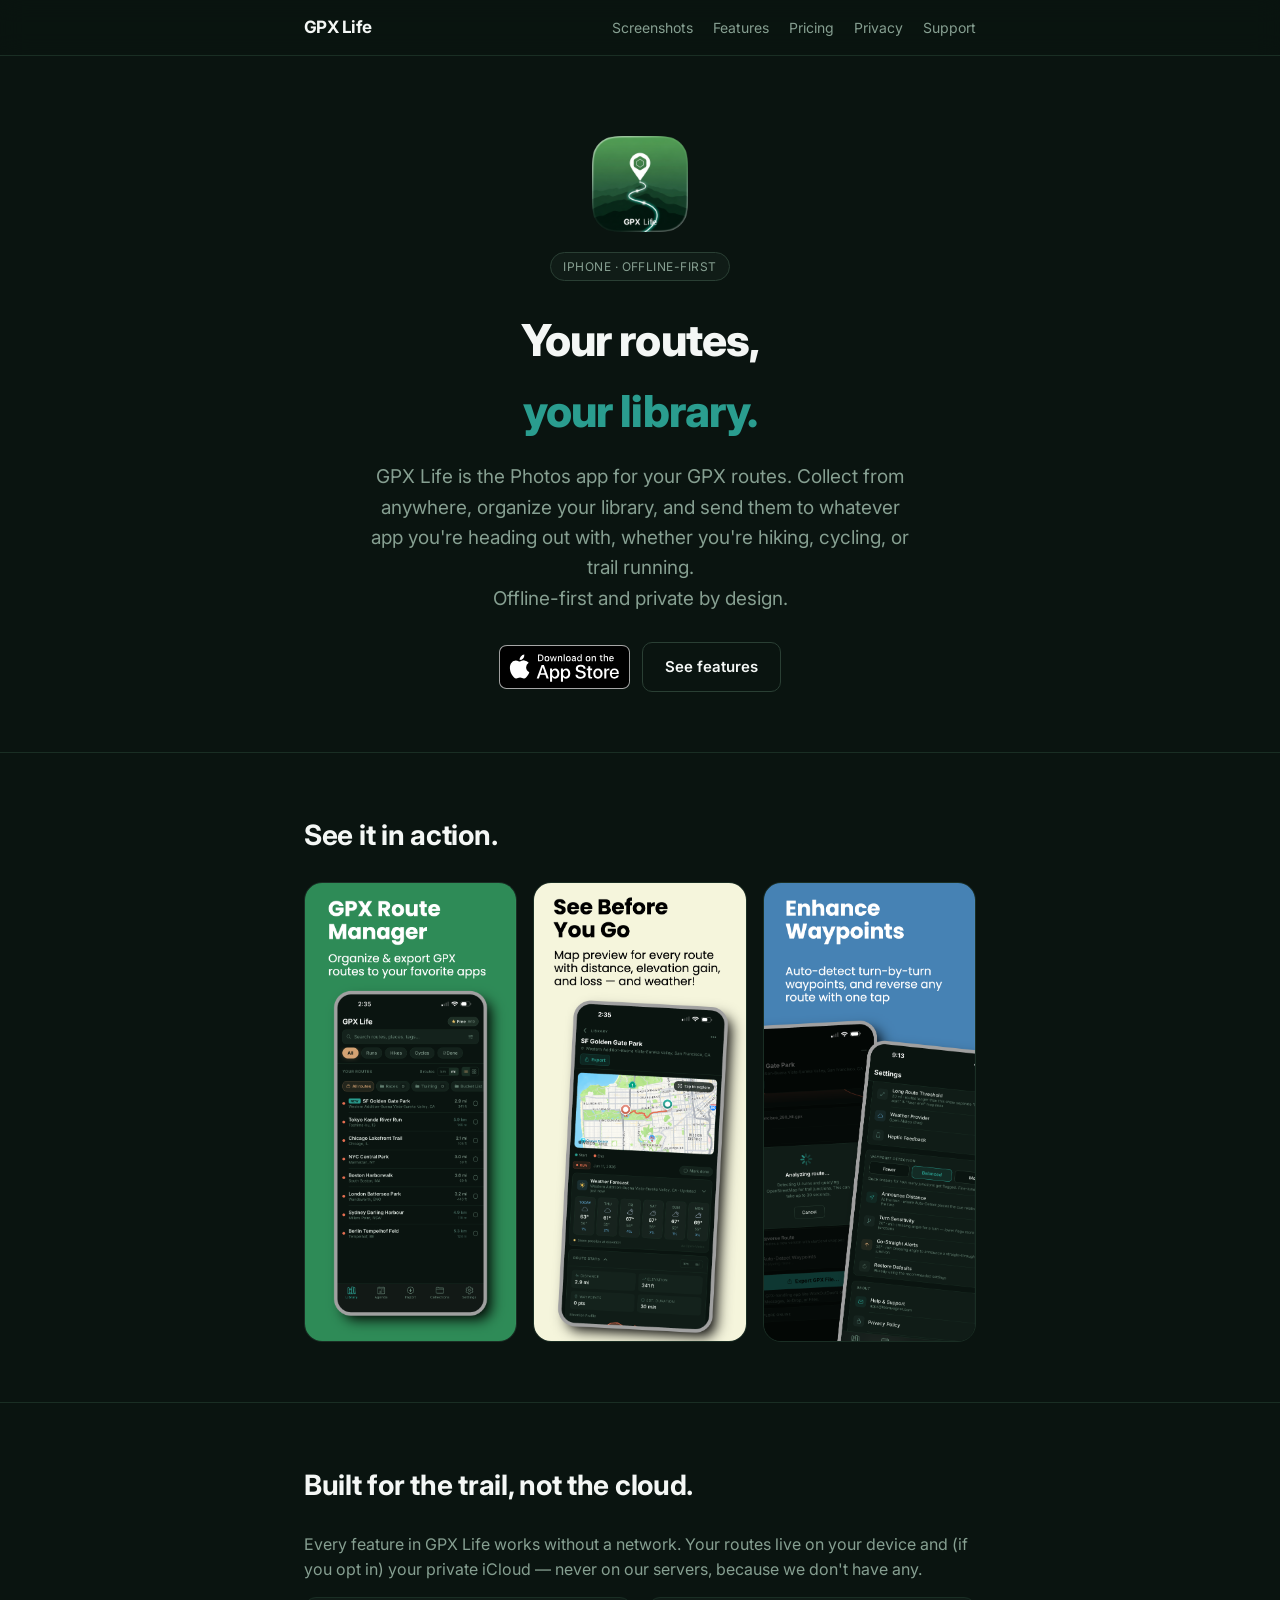
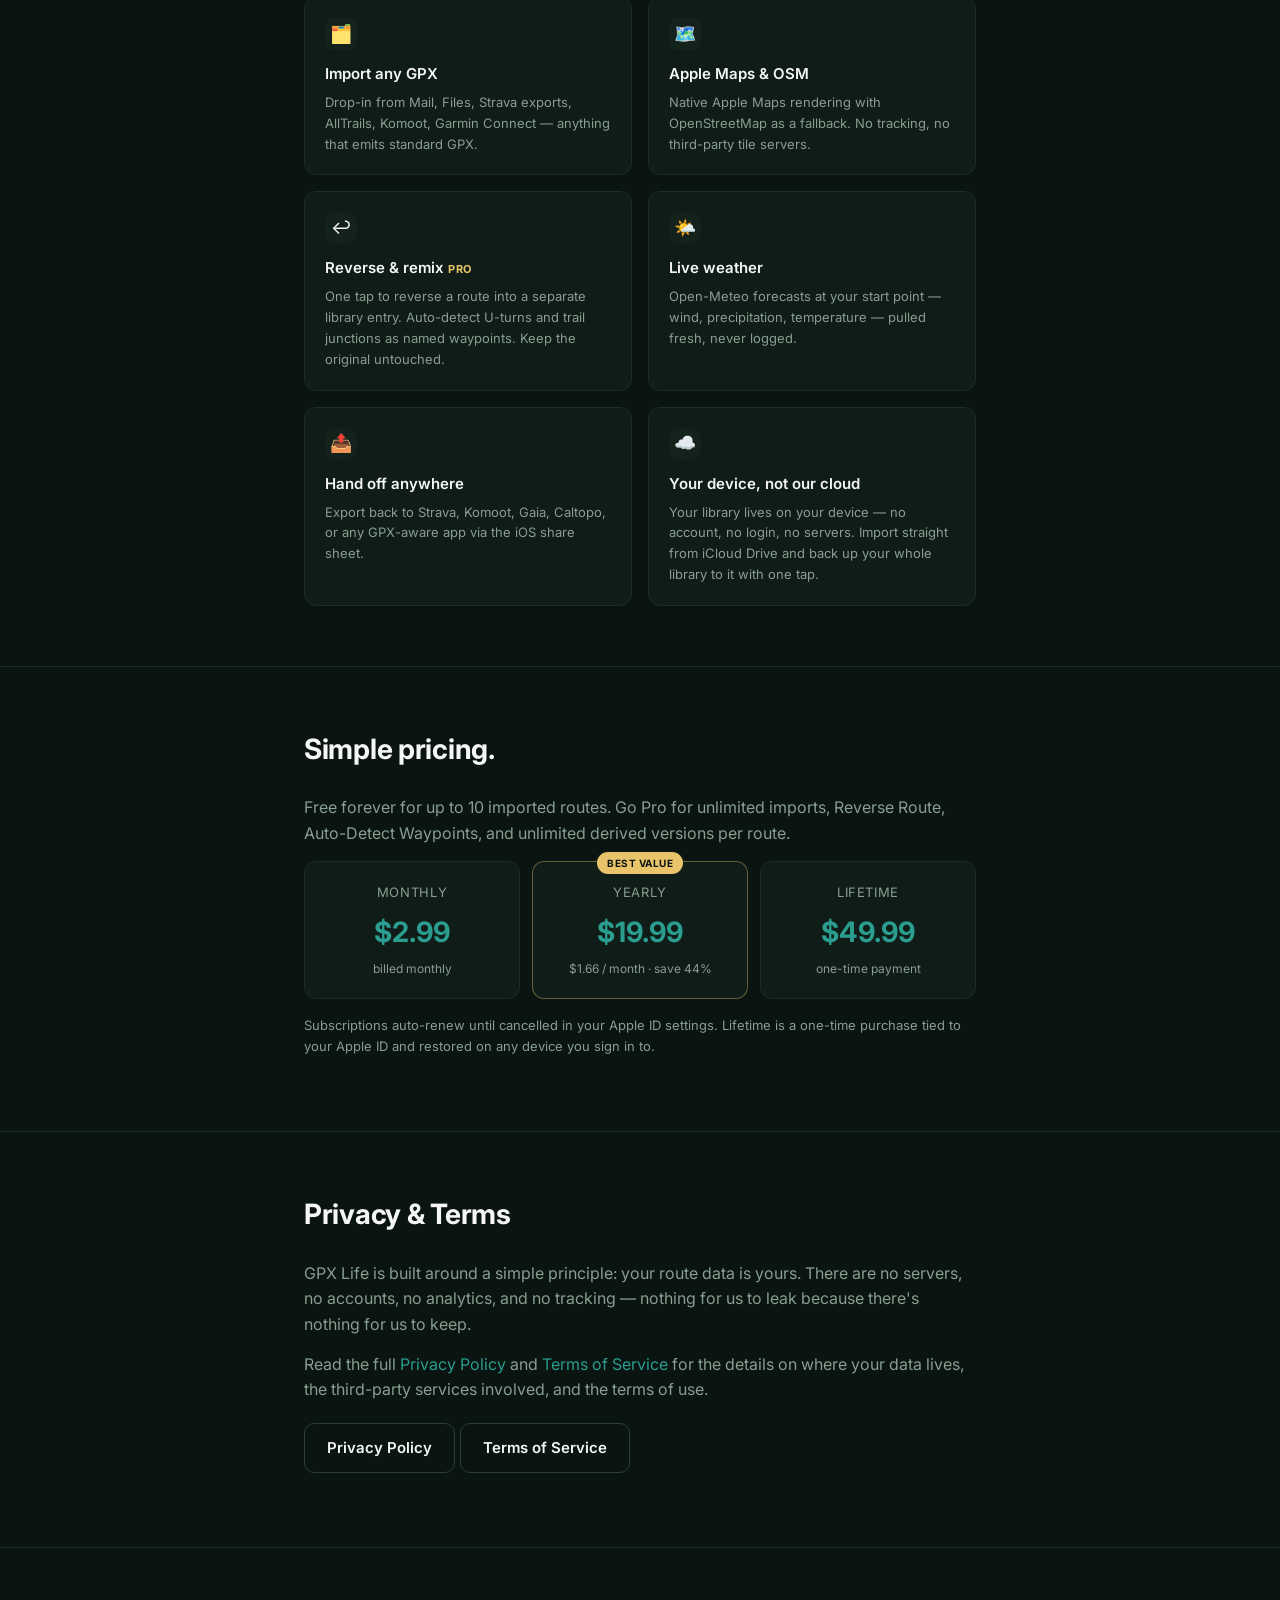
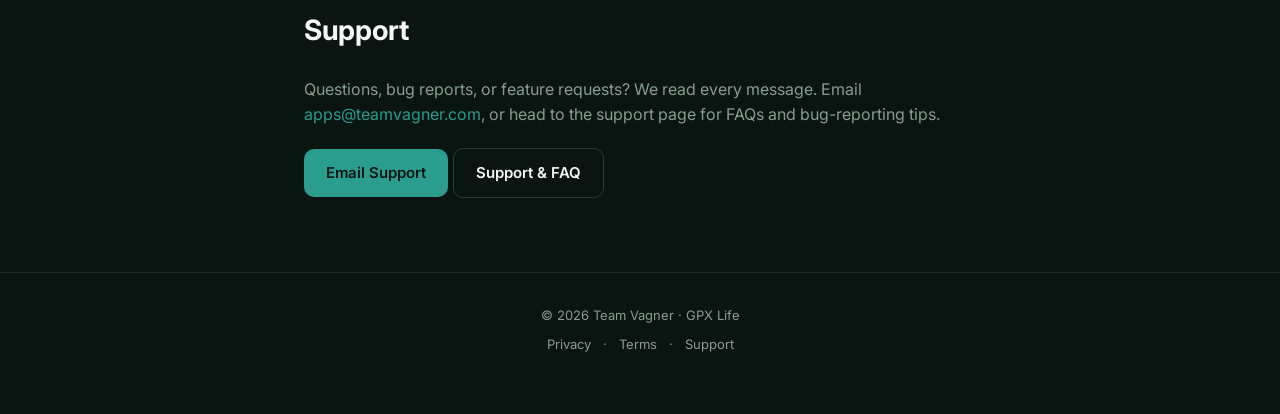
<file: index.html>
<!DOCTYPE html>
<html lang="en">
<head>
  <meta charset="UTF-8" />
  <meta name="viewport" content="width=device-width, initial-scale=1.0" />
  <title>GPX Life — Your routes, your library</title>
  <meta name="description" content="GPX Life is the Photos app for your GPX routes. Collect from anywhere, organize your library, and send them to whatever app you're heading out with, whether you're hiking, cycling, or trail running. Offline-first and private by design." />
  <link rel="canonical" href="https://teamv02.com/gpxlife/" />

  <!-- Open Graph -->
  <meta property="og:type" content="website" />
  <meta property="og:url" content="https://teamv02.com/gpxlife/" />
  <meta property="og:title" content="GPX Life — Your routes, your library" />
  <meta property="og:description" content="The Photos app for your GPX routes. Collect, organize, and send them to any app — offline-first and private by design." />
  <meta property="og:image" content="https://teamv02.com/gpxlife/app-icon.png" />
  <meta property="og:image:width" content="512" />
  <meta property="og:image:height" content="512" />
  <meta property="og:image:alt" content="GPX Life app icon" />

  <!-- Twitter / X -->
  <meta name="twitter:card" content="summary" />
  <meta name="twitter:site" content="@teamv02_com" />
  <meta name="twitter:title" content="GPX Life — Your routes, your library" />
  <meta name="twitter:description" content="The Photos app for your GPX routes. Collect, organize, and send them to any app — offline-first and private by design." />
  <meta name="twitter:image" content="https://teamv02.com/gpxlife/app-icon.png" />

  <!-- iOS Smart App Banner -->
  <meta name="apple-itunes-app" content="app-id=6765971756" />

  <!-- Structured data -->
  <script type="application/ld+json">
  {
    "@context": "https://schema.org",
    "@type": "SoftwareApplication",
    "name": "GPX Life",
    "operatingSystem": "iOS",
    "applicationCategory": "SportsApplication",
    "description": "The Photos app for your GPX routes. Collect, organize, and send them to any app — offline-first and private by design.",
    "url": "https://teamv02.com/gpxlife/",
    "offers": [
      { "@type": "Offer", "price": "0", "priceCurrency": "USD", "name": "Free (up to 10 routes)" },
      { "@type": "Offer", "price": "2.99", "priceCurrency": "USD", "name": "Pro Monthly" },
      { "@type": "Offer", "price": "19.99", "priceCurrency": "USD", "name": "Pro Yearly" },
      { "@type": "Offer", "price": "49.99", "priceCurrency": "USD", "name": "Pro Lifetime" }
    ],
    "downloadUrl": "https://apps.apple.com/us/app/gpx-life/id6765971756",
    "screenshot": [
      "https://teamv02.com/gpxlife/screenshots/route-manager.png",
      "https://teamv02.com/gpxlife/screenshots/see-before-you-go.png",
      "https://teamv02.com/gpxlife/screenshots/enhance-waypoints.png"
    ]
  }
  </script>

  <link rel="icon" type="image/png" href="./icon.png" />
  <link rel="preconnect" href="https://fonts.googleapis.com" />
  <link rel="preconnect" href="https://fonts.gstatic.com" crossorigin />
  <link rel="stylesheet" href="https://fonts.googleapis.com/css2?family=Inter:wght@400;500;600;700;800&display=swap" />
  <link rel="stylesheet" href="./styles.css" />
</head>
<body>
  <nav>
    <div class="container">
      <div class="brand">GPX Life</div>
      <ul>
        <li><a href="#screenshots">Screenshots</a></li>
        <li><a href="#features">Features</a></li>
        <li><a href="#pricing">Pricing</a></li>
        <li><a href="./privacy.html">Privacy</a></li>
        <li><a href="./support.html">Support</a></li>
      </ul>
    </div>
  </nav>

  <header class="hero">
    <div class="container">
      <img src="./app-icon.png" alt="GPX Life app icon" class="hero-app-icon" />
      <span class="badge">iPhone · Offline-first</span>
      <h1>Your routes,<br /><span class="accent">your library.</span></h1>
      <p class="tagline">
        GPX Life is the Photos app for your GPX routes. Collect from anywhere,
        organize your library, and send them to whatever app you're heading out
        with, whether you're hiking, cycling, or trail running.<br />Offline-first
        and private by design.
      </p>
      <div class="hero-actions">
        <a href="https://apps.apple.com/us/app/gpx-life/id6765971756">
          <img src="./app-store-badge.svg" alt="Download on the App Store" class="app-store-badge" />
        </a>
        <a class="cta ghost" href="#features">See features</a>
      </div>
    </div>
  </header>

  <section id="screenshots">
    <div class="container">
      <h2>See it in action.</h2>
      <div class="shots">
        <img src="./screenshots/route-manager.png" alt="GPX Life library screen listing organized routes with distance and elevation" loading="lazy" />
        <img src="./screenshots/see-before-you-go.png" alt="Route detail with map preview, distance, elevation gain and loss, and a weather forecast" loading="lazy" />
        <img src="./screenshots/enhance-waypoints.png" alt="Auto-detect turn-by-turn waypoints and reverse a route, with waypoint detection settings" loading="lazy" />
      </div>
    </div>
  </section>

  <section id="features">
    <div class="container">
      <h2>Built for the trail, not the cloud.</h2>
      <p>
        Every feature in GPX Life works without a network. Your routes live on
        your device and (if you opt in) your private iCloud — never on our
        servers, because we don't have any.
      </p>
      <div class="features">
        <div class="feature">
          <div class="icon">🗂️</div>
          <h3>Import any GPX</h3>
          <p>Drop-in from Mail, Files, Strava exports, AllTrails, Komoot, Garmin Connect — anything that emits standard GPX.</p>
        </div>
        <div class="feature">
          <div class="icon">🗺️</div>
          <h3>Apple Maps & OSM</h3>
          <p>Native Apple Maps rendering with OpenStreetMap as a fallback. No tracking, no third-party tile servers.</p>
        </div>
        <div class="feature">
          <div class="icon">↩️</div>
          <h3>Reverse & remix <span style="color: var(--yellow); font-size: 11px; font-weight: 700; letter-spacing: 0.05em;">PRO</span></h3>
          <p>One tap to reverse a route into a separate library entry. Auto-detect U-turns and trail junctions as named waypoints. Keep the original untouched.</p>
        </div>
        <div class="feature">
          <div class="icon">🌤️</div>
          <h3>Live weather</h3>
          <p>Open-Meteo forecasts at your start point — wind, precipitation, temperature — pulled fresh, never logged.</p>
        </div>
        <div class="feature">
          <div class="icon">📤</div>
          <h3>Hand off anywhere</h3>
          <p>Export back to Strava, Komoot, Gaia, Caltopo, or any GPX-aware app via the iOS share sheet.</p>
        </div>
        <div class="feature">
          <div class="icon">☁️</div>
          <h3>Your device, not our cloud</h3>
          <p>Your library lives on your device — no account, no login, no servers. Import straight from iCloud Drive and back up your whole library to it with one tap.</p>
        </div>
      </div>
    </div>
  </section>

  <section id="pricing">
    <div class="container">
      <h2>Simple pricing.</h2>
      <p>
        Free forever for up to 10 imported routes. Go Pro for unlimited
        imports, Reverse Route, Auto-Detect Waypoints, and unlimited
        derived versions per route.
      </p>
      <div class="pricing">
        <div class="price-card">
          <div class="name">Monthly</div>
          <div class="amount">$2.99</div>
          <div class="sub">billed monthly</div>
        </div>
        <div class="price-card featured">
          <span class="badge-best">BEST VALUE</span>
          <div class="name">Yearly</div>
          <div class="amount">$19.99</div>
          <div class="sub">$1.66 / month · save 44%</div>
        </div>
        <div class="price-card">
          <div class="name">Lifetime</div>
          <div class="amount">$49.99</div>
          <div class="sub">one-time payment</div>
        </div>
      </div>
      <p style="margin-top: 16px; font-size: 13px;">
        Subscriptions auto-renew until cancelled in your Apple ID settings.
        Lifetime is a one-time purchase tied to your Apple ID and restored on
        any device you sign in to.
      </p>
    </div>
  </section>

  <section id="privacy">
    <div class="container">
      <h2>Privacy &amp; Terms</h2>
      <p>
        GPX Life is built around a simple principle: your route data is yours.
        There are no servers, no accounts, no analytics, and no tracking —
        nothing for us to leak because there's nothing for us to keep.
      </p>
      <p>
        Read the full <a href="./privacy.html">Privacy Policy</a> and
        <a href="./privacy.html#terms">Terms of Service</a> for the details on
        where your data lives, the third-party services involved, and the terms
        of use.
      </p>
      <p style="font-size: 17px; margin-top: 20px;">
        <a class="cta ghost" href="./privacy.html">Privacy Policy</a>
        <a class="cta ghost" href="./privacy.html#terms">Terms of Service</a>
      </p>
    </div>
  </section>

  <section id="support">
    <div class="container">
      <h2>Support</h2>
      <p>
        Questions, bug reports, or feature requests? We read every message.
        Email <a href="mailto:apps@teamvagner.com?subject=GPX%20Life%20Support">apps@teamvagner.com</a>,
        or head to the support page for FAQs and bug-reporting tips.
      </p>
      <p style="font-size: 17px; margin-top: 20px;">
        <a class="cta" href="mailto:apps@teamvagner.com?subject=GPX%20Life%20Support">Email Support</a>
        <a class="cta ghost" href="./support.html">Support &amp; FAQ</a>
      </p>
    </div>
  </section>

  <footer>
    <div class="container">
      <p>© 2026 Team Vagner · GPX Life</p>
      <p style="margin-top: 8px;">
        <a href="./privacy.html">Privacy</a> ·
        <a href="./privacy.html#terms">Terms</a> ·
        <a href="./support.html">Support</a>
      </p>
    </div>
  </footer>
</body>
</html>
</file>
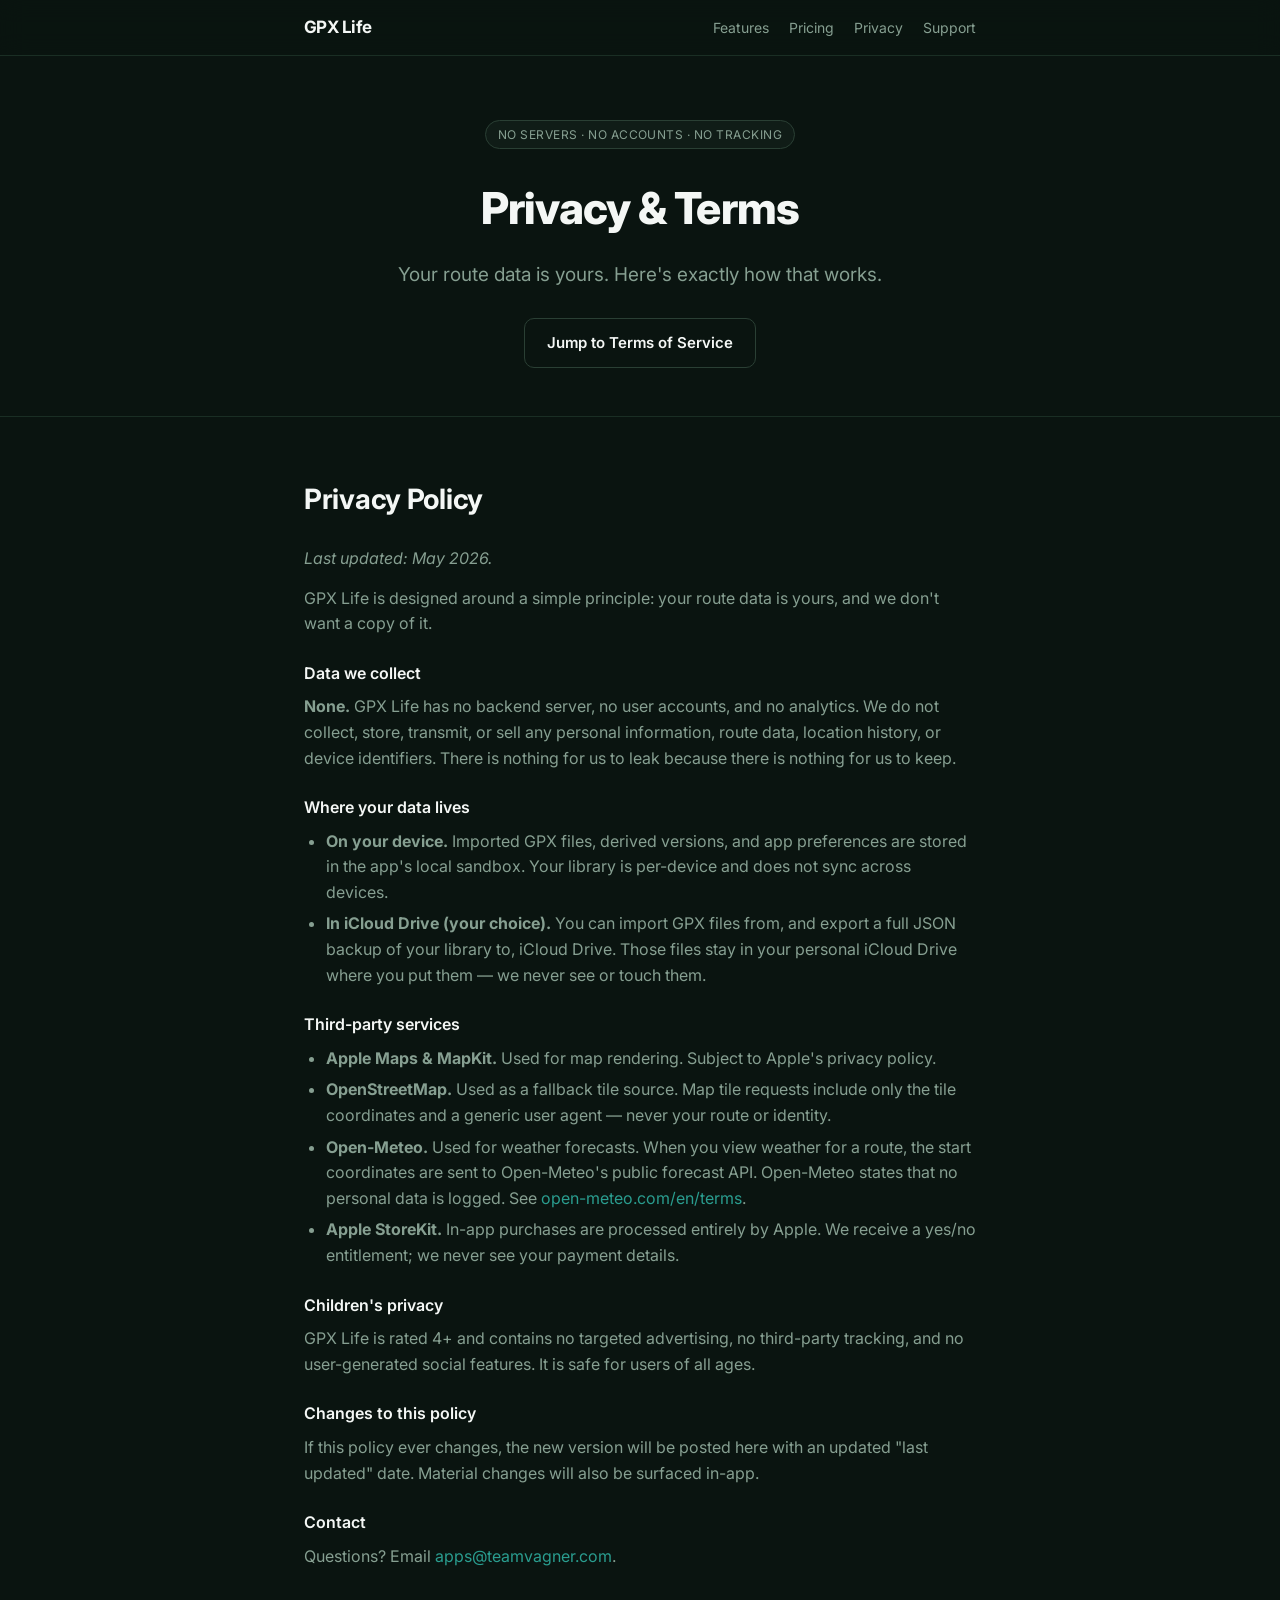
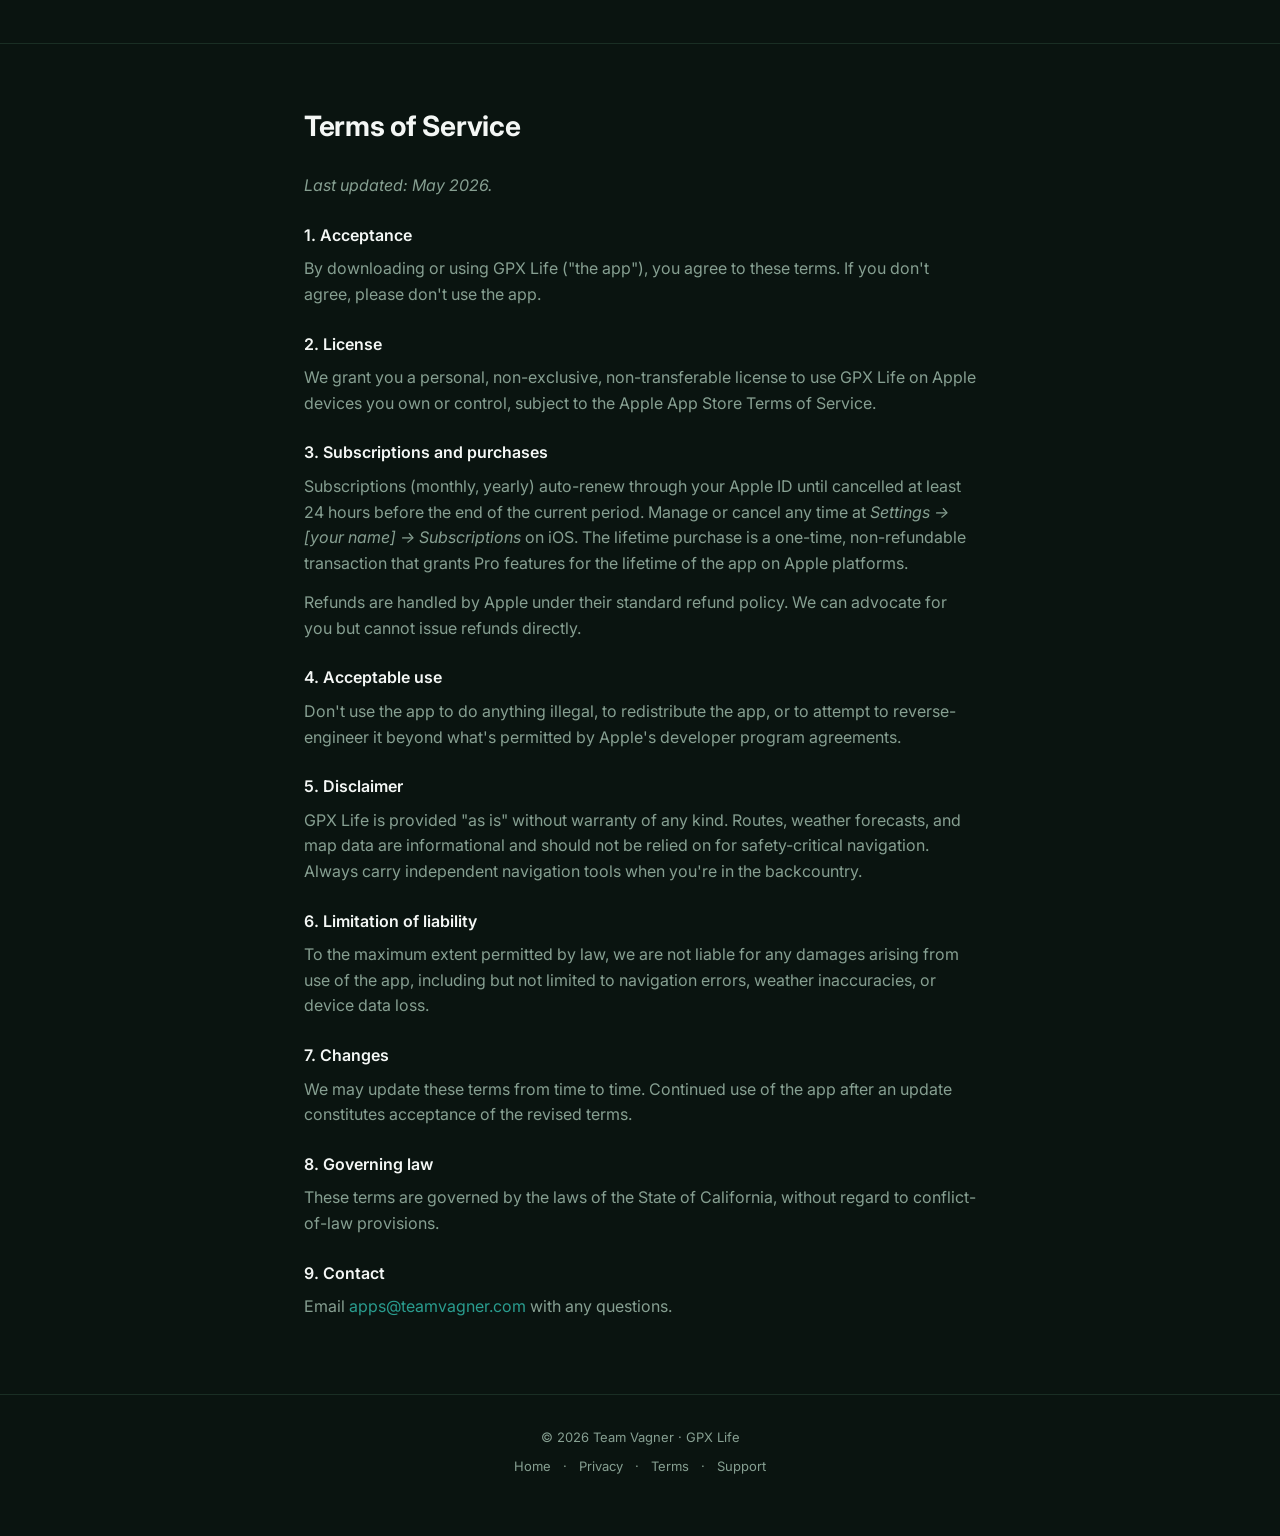
<file: privacy.html>
<!DOCTYPE html>
<html lang="en">
<head>
  <meta charset="UTF-8" />
  <meta name="viewport" content="width=device-width, initial-scale=1.0" />
  <title>GPX Life — Privacy Policy &amp; Terms</title>
  <meta
    name="description"
    content="Privacy Policy and Terms of Service for GPX Life — the on-device Photos app for your GPX routes. No servers, no accounts, no tracking."
  />
  <link rel="icon" type="image/png" href="./icon.png" />
  <link rel="preconnect" href="https://fonts.googleapis.com" />
  <link rel="preconnect" href="https://fonts.gstatic.com" crossorigin />
  <link rel="stylesheet" href="https://fonts.googleapis.com/css2?family=Inter:wght@400;500;600;700;800&display=swap" />
  <link rel="stylesheet" href="./styles.css" />
</head>
<body>
  <nav>
    <div class="container">
      <a class="brand" href="./index.html">GPX Life</a>
      <ul>
        <li><a href="./index.html#features">Features</a></li>
        <li><a href="./index.html#pricing">Pricing</a></li>
        <li><a href="./privacy.html">Privacy</a></li>
        <li><a href="./support.html">Support</a></li>
      </ul>
    </div>
  </nav>

  <header class="hero" style="padding: 64px 0 48px;">
    <div class="container">
      <span class="badge">No servers · No accounts · No tracking</span>
      <h1>Privacy &amp; Terms</h1>
      <p class="tagline">Your route data is yours. Here's exactly how that works.</p>
      <a class="cta ghost" href="#terms">Jump to Terms of Service</a>
    </div>
  </header>

  <section id="privacy">
    <div class="container">
      <h2>Privacy Policy</h2>
      <p><em>Last updated: May 2026.</em></p>
      <p>
        GPX Life is designed around a simple principle: your route data is
        yours, and we don't want a copy of it.
      </p>

      <h3>Data we collect</h3>
      <p><strong>None.</strong> GPX Life has no backend server, no user
      accounts, and no analytics. We do not collect, store, transmit, or sell
      any personal information, route data, location history, or device
      identifiers. There is nothing for us to leak because there is nothing
      for us to keep.</p>

      <h3>Where your data lives</h3>
      <ul>
        <li><strong>On your device.</strong> Imported GPX files, derived versions, and app preferences are stored in the app's local sandbox. Your library is per-device and does not sync across devices.</li>
        <li><strong>In iCloud Drive (your choice).</strong> You can import GPX files from, and export a full JSON backup of your library to, iCloud Drive. Those files stay in your personal iCloud Drive where you put them — we never see or touch them.</li>
      </ul>

      <h3>Third-party services</h3>
      <ul>
        <li><strong>Apple Maps & MapKit.</strong> Used for map rendering. Subject to Apple's privacy policy.</li>
        <li><strong>OpenStreetMap.</strong> Used as a fallback tile source. Map tile requests include only the tile coordinates and a generic user agent — never your route or identity.</li>
        <li><strong>Open-Meteo.</strong> Used for weather forecasts. When you view weather for a route, the start coordinates are sent to Open-Meteo's public forecast API. Open-Meteo states that no personal data is logged. See <a href="https://open-meteo.com/en/terms">open-meteo.com/en/terms</a>.</li>
        <li><strong>Apple StoreKit.</strong> In-app purchases are processed entirely by Apple. We receive a yes/no entitlement; we never see your payment details.</li>
      </ul>

      <h3>Children's privacy</h3>
      <p>GPX Life is rated 4+ and contains no targeted advertising, no third-party tracking, and no user-generated social features. It is safe for users of all ages.</p>

      <h3>Changes to this policy</h3>
      <p>If this policy ever changes, the new version will be posted here with an updated "last updated" date. Material changes will also be surfaced in-app.</p>

      <h3>Contact</h3>
      <p>Questions? Email <a href="mailto:apps@teamvagner.com">apps@teamvagner.com</a>.</p>
    </div>
  </section>

  <section id="terms">
    <div class="container">
      <h2>Terms of Service</h2>
      <p><em>Last updated: May 2026.</em></p>

      <h3>1. Acceptance</h3>
      <p>By downloading or using GPX Life ("the app"), you agree to these terms. If you don't agree, please don't use the app.</p>

      <h3>2. License</h3>
      <p>We grant you a personal, non-exclusive, non-transferable license to use GPX Life on Apple devices you own or control, subject to the Apple App Store Terms of Service.</p>

      <h3>3. Subscriptions and purchases</h3>
      <p>Subscriptions (monthly, yearly) auto-renew through your Apple ID until cancelled at least 24 hours before the end of the current period. Manage or cancel any time at <em>Settings → [your name] → Subscriptions</em> on iOS. The lifetime purchase is a one-time, non-refundable transaction that grants Pro features for the lifetime of the app on Apple platforms.</p>
      <p>Refunds are handled by Apple under their standard refund policy. We can advocate for you but cannot issue refunds directly.</p>

      <h3>4. Acceptable use</h3>
      <p>Don't use the app to do anything illegal, to redistribute the app, or to attempt to reverse-engineer it beyond what's permitted by Apple's developer program agreements.</p>

      <h3>5. Disclaimer</h3>
      <p>GPX Life is provided "as is" without warranty of any kind. Routes, weather forecasts, and map data are informational and should not be relied on for safety-critical navigation. Always carry independent navigation tools when you're in the backcountry.</p>

      <h3>6. Limitation of liability</h3>
      <p>To the maximum extent permitted by law, we are not liable for any damages arising from use of the app, including but not limited to navigation errors, weather inaccuracies, or device data loss.</p>

      <h3>7. Changes</h3>
      <p>We may update these terms from time to time. Continued use of the app after an update constitutes acceptance of the revised terms.</p>

      <h3>8. Governing law</h3>
      <p>These terms are governed by the laws of the State of California, without regard to conflict-of-law provisions.</p>

      <h3>9. Contact</h3>
      <p>Email <a href="mailto:apps@teamvagner.com">apps@teamvagner.com</a> with any questions.</p>
    </div>
  </section>

  <footer>
    <div class="container">
      <p>© 2026 Team Vagner · GPX Life</p>
      <p style="margin-top: 8px;">
        <a href="./index.html">Home</a> ·
        <a href="./privacy.html">Privacy</a> ·
        <a href="./privacy.html#terms">Terms</a> ·
        <a href="./support.html">Support</a>
      </p>
    </div>
  </footer>
</body>
</html>
</file>
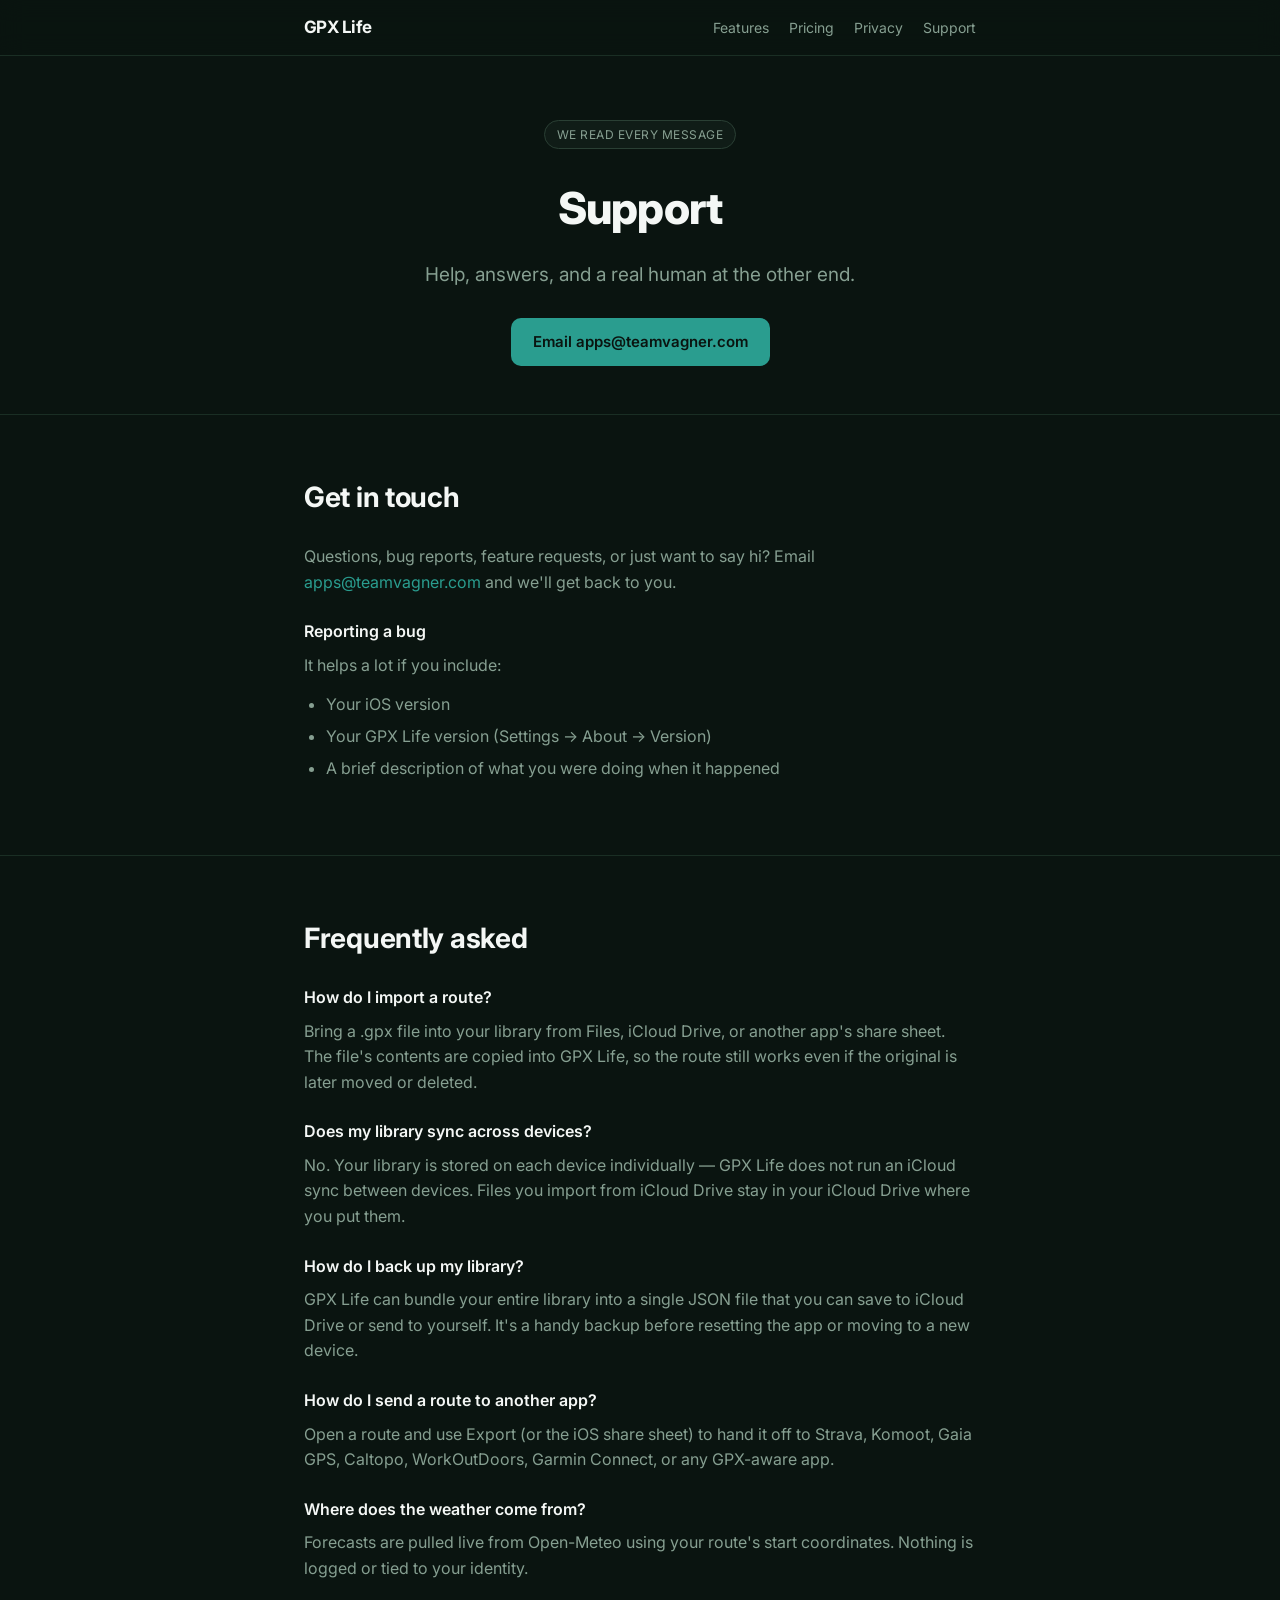
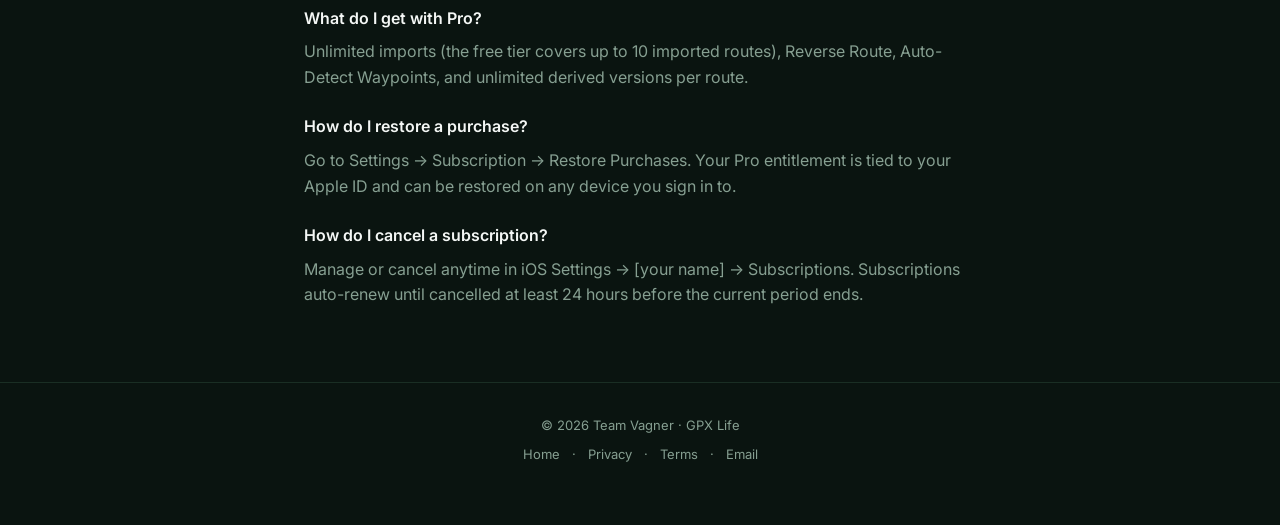
<file: support.html>
<!DOCTYPE html>
<html lang="en">
<head>
  <meta charset="UTF-8" />
  <meta name="viewport" content="width=device-width, initial-scale=1.0" />
  <title>GPX Life — Support</title>
  <meta
    name="description"
    content="Support, FAQs, and contact for GPX Life — the on-device Photos app for your GPX routes."
  />
  <link rel="icon" type="image/png" href="./icon.png" />
  <link rel="preconnect" href="https://fonts.googleapis.com" />
  <link rel="preconnect" href="https://fonts.gstatic.com" crossorigin />
  <link rel="stylesheet" href="https://fonts.googleapis.com/css2?family=Inter:wght@400;500;600;700;800&display=swap" />
  <link rel="stylesheet" href="./styles.css" />
</head>
<body>
  <nav>
    <div class="container">
      <a class="brand" href="./index.html">GPX Life</a>
      <ul>
        <li><a href="./index.html#features">Features</a></li>
        <li><a href="./index.html#pricing">Pricing</a></li>
        <li><a href="./index.html#privacy">Privacy</a></li>
        <li><a href="./support.html">Support</a></li>
      </ul>
    </div>
  </nav>

  <header class="hero" style="padding: 64px 0 48px;">
    <div class="container">
      <span class="badge">We read every message</span>
      <h1>Support</h1>
      <p class="tagline">Help, answers, and a real human at the other end.</p>
      <a class="cta" href="mailto:apps@teamvagner.com?subject=GPX%20Life%20Support">Email apps@teamvagner.com</a>
    </div>
  </header>

  <section>
    <div class="container">
      <h2>Get in touch</h2>
      <p>
        Questions, bug reports, feature requests, or just want to say hi? Email
        <a href="mailto:apps@teamvagner.com?subject=GPX%20Life%20Support">apps@teamvagner.com</a>
        and we'll get back to you.
      </p>
      <h3>Reporting a bug</h3>
      <p>It helps a lot if you include:</p>
      <ul>
        <li>Your iOS version</li>
        <li>Your GPX Life version (Settings → About → Version)</li>
        <li>A brief description of what you were doing when it happened</li>
      </ul>
    </div>
  </section>

  <section>
    <div class="container">
      <h2>Frequently asked</h2>

      <h3>How do I import a route?</h3>
      <p>Bring a .gpx file into your library from Files, iCloud Drive, or another app's share sheet. The file's contents are copied into GPX Life, so the route still works even if the original is later moved or deleted.</p>

      <h3>Does my library sync across devices?</h3>
      <p>No. Your library is stored on each device individually — GPX Life does not run an iCloud sync between devices. Files you import from iCloud Drive stay in your iCloud Drive where you put them.</p>

      <h3>How do I back up my library?</h3>
      <p>GPX Life can bundle your entire library into a single JSON file that you can save to iCloud Drive or send to yourself. It's a handy backup before resetting the app or moving to a new device.</p>

      <h3>How do I send a route to another app?</h3>
      <p>Open a route and use Export (or the iOS share sheet) to hand it off to Strava, Komoot, Gaia GPS, Caltopo, WorkOutDoors, Garmin Connect, or any GPX-aware app.</p>

      <h3>Where does the weather come from?</h3>
      <p>Forecasts are pulled live from Open-Meteo using your route's start coordinates. Nothing is logged or tied to your identity.</p>

      <h3>What do I get with Pro?</h3>
      <p>Unlimited imports (the free tier covers up to 10 imported routes), Reverse Route, Auto-Detect Waypoints, and unlimited derived versions per route.</p>

      <h3>How do I restore a purchase?</h3>
      <p>Go to Settings → Subscription → Restore Purchases. Your Pro entitlement is tied to your Apple ID and can be restored on any device you sign in to.</p>

      <h3>How do I cancel a subscription?</h3>
      <p>Manage or cancel anytime in iOS Settings → [your name] → Subscriptions. Subscriptions auto-renew until cancelled at least 24 hours before the current period ends.</p>
    </div>
  </section>

  <footer>
    <div class="container">
      <p>© 2026 Team Vagner · GPX Life</p>
      <p style="margin-top: 8px;">
        <a href="./index.html">Home</a> ·
        <a href="./index.html#privacy">Privacy</a> ·
        <a href="./index.html#terms">Terms</a> ·
        <a href="mailto:apps@teamvagner.com">Email</a>
      </p>
    </div>
  </footer>
</body>
</html>
</file>
<file: styles.css>
:root {
  --bg: #0a1410;
  --surface: #101c17;
  --surface-2: #14221c;
  --border: #1a2e24;
  --border-2: #2a3f34;
  --text: #f4f7f5;
  --text-dim: #869f91;
  --teal: #2a9d8f;
  --yellow: #e9c46a;
  --earth: #d4a373;
}
* { box-sizing: border-box; margin: 0; padding: 0; }
html, body {
  background: var(--bg);
  color: var(--text);
  font-family: "Inter", -apple-system, BlinkMacSystemFont, "Segoe UI", Roboto, sans-serif;
  line-height: 1.6;
  -webkit-font-smoothing: antialiased;
}
a { color: var(--teal); text-decoration: none; }
a:hover { text-decoration: underline; }
.container { max-width: 720px; margin: 0 auto; padding: 0 24px; }
nav {
  position: sticky; top: 0;
  background: rgba(10, 20, 16, 0.85);
  backdrop-filter: blur(12px);
  border-bottom: 1px solid var(--border);
  padding: 14px 0;
  z-index: 10;
}
nav .container {
  display: flex; justify-content: space-between; align-items: center;
}
nav .brand {
  font-weight: 700; font-size: 17px; color: var(--text);
  letter-spacing: -0.03em;
  display: flex; align-items: center; gap: 8px;
}
nav .brand:hover { text-decoration: none; }
nav .brand span.dot { color: var(--teal); }
nav ul { list-style: none; display: flex; gap: 20px; }
nav ul a { color: var(--text-dim); font-size: 14px; }
nav ul a:hover { color: var(--text); text-decoration: none; }

.hero {
  padding: 80px 0 60px;
  text-align: center;
  border-bottom: 1px solid var(--border);
}
.hero-app-icon {
  width: 96px; height: 96px;
  border-radius: 22px;
  margin-bottom: 20px;
  display: block;
  margin-left: auto; margin-right: auto;
}
.hero-actions {
  display: flex;
  align-items: center;
  justify-content: center;
  gap: 12px;
  flex-wrap: wrap;
}
.app-store-badge {
  height: 44px;
  display: block;
}
.hero h1 {
  font-size: 44px; font-weight: 800; letter-spacing: -0.02em;
  margin-bottom: 16px;
}
.hero h1 .accent { color: var(--teal); }
.hero p.tagline {
  font-size: 19px; color: var(--text-dim); max-width: 540px; margin: 0 auto 28px;
}
.badge {
  display: inline-block;
  padding: 4px 12px;
  background: var(--surface);
  border: 1px solid var(--border-2);
  border-radius: 999px;
  font-size: 12px; color: var(--text-dim);
  margin-bottom: 24px;
  letter-spacing: 0.04em; text-transform: uppercase;
}
.cta {
  display: inline-block;
  padding: 12px 22px;
  background: var(--teal); color: var(--bg);
  border-radius: 10px;
  font-weight: 600; font-size: 15px;
  transition: opacity 0.15s;
}
.cta:hover { opacity: 0.9; text-decoration: none; }
.cta.ghost {
  background: transparent; color: var(--text);
  border: 1px solid var(--border-2);
}

section { padding: 60px 0; border-bottom: 1px solid var(--border); }
section h2 {
  font-size: 28px; font-weight: 700; margin-bottom: 24px;
  letter-spacing: -0.01em;
}
section h3 {
  font-size: 16px; font-weight: 600; margin: 24px 0 8px;
  color: var(--text);
}
section p { color: var(--text-dim); margin-bottom: 14px; }
section ul { color: var(--text-dim); margin: 0 0 14px 22px; }
section ul li { margin-bottom: 6px; }

.shots {
  display: grid;
  grid-template-columns: repeat(3, 1fr);
  gap: 16px; margin-top: 8px;
}
.shots img {
  width: 100%; height: auto;
  border-radius: 18px;
  border: 1px solid var(--border);
  display: block;
}

.features {
  display: grid;
  grid-template-columns: repeat(auto-fit, minmax(240px, 1fr));
  gap: 16px; margin-top: 8px;
}
.feature {
  padding: 20px;
  background: var(--surface);
  border: 1px solid var(--border);
  border-radius: 12px;
}
.feature .icon {
  width: 32px; height: 32px;
  border-radius: 8px;
  background: var(--surface-2);
  display: flex; align-items: center; justify-content: center;
  margin-bottom: 12px; font-size: 18px;
}
.feature h3 { margin: 0 0 6px; font-size: 15px; }
.feature p { font-size: 13px; margin: 0; }

.pricing {
  display: grid;
  grid-template-columns: repeat(auto-fit, minmax(180px, 1fr));
  gap: 12px; margin-top: 8px;
}
.price-card {
  padding: 20px;
  background: var(--surface);
  border: 1px solid var(--border);
  border-radius: 12px;
  text-align: center;
  position: relative;
}
.price-card.featured { border-color: rgba(233, 196, 106, 0.4); }
.price-card .badge-best {
  position: absolute; top: -10px; left: 50%; transform: translateX(-50%);
  padding: 3px 10px; background: var(--yellow); color: var(--bg);
  border-radius: 999px; font-size: 10px; font-weight: 700; letter-spacing: 0.05em;
}
.price-card .name { font-size: 13px; color: var(--text-dim); text-transform: uppercase; letter-spacing: 0.05em; }
.price-card .amount { font-size: 28px; font-weight: 700; margin: 8px 0 4px; color: var(--teal); }
.price-card .sub { font-size: 12px; color: var(--text-dim); }

footer {
  padding: 32px 0 60px;
  text-align: center;
  color: var(--text-dim);
  font-size: 13px;
}
footer a { color: var(--text-dim); margin: 0 8px; }

@media (max-width: 640px) {
  .shots { grid-template-columns: 1fr; max-width: 300px; margin: 8px auto 0; }
}
@media (max-width: 540px) {
  .hero h1 { font-size: 32px; }
  .hero p.tagline { font-size: 16px; }
  section h2 { font-size: 22px; }
  nav ul { gap: 12px; }
  nav ul a { font-size: 13px; }
}
</file>
